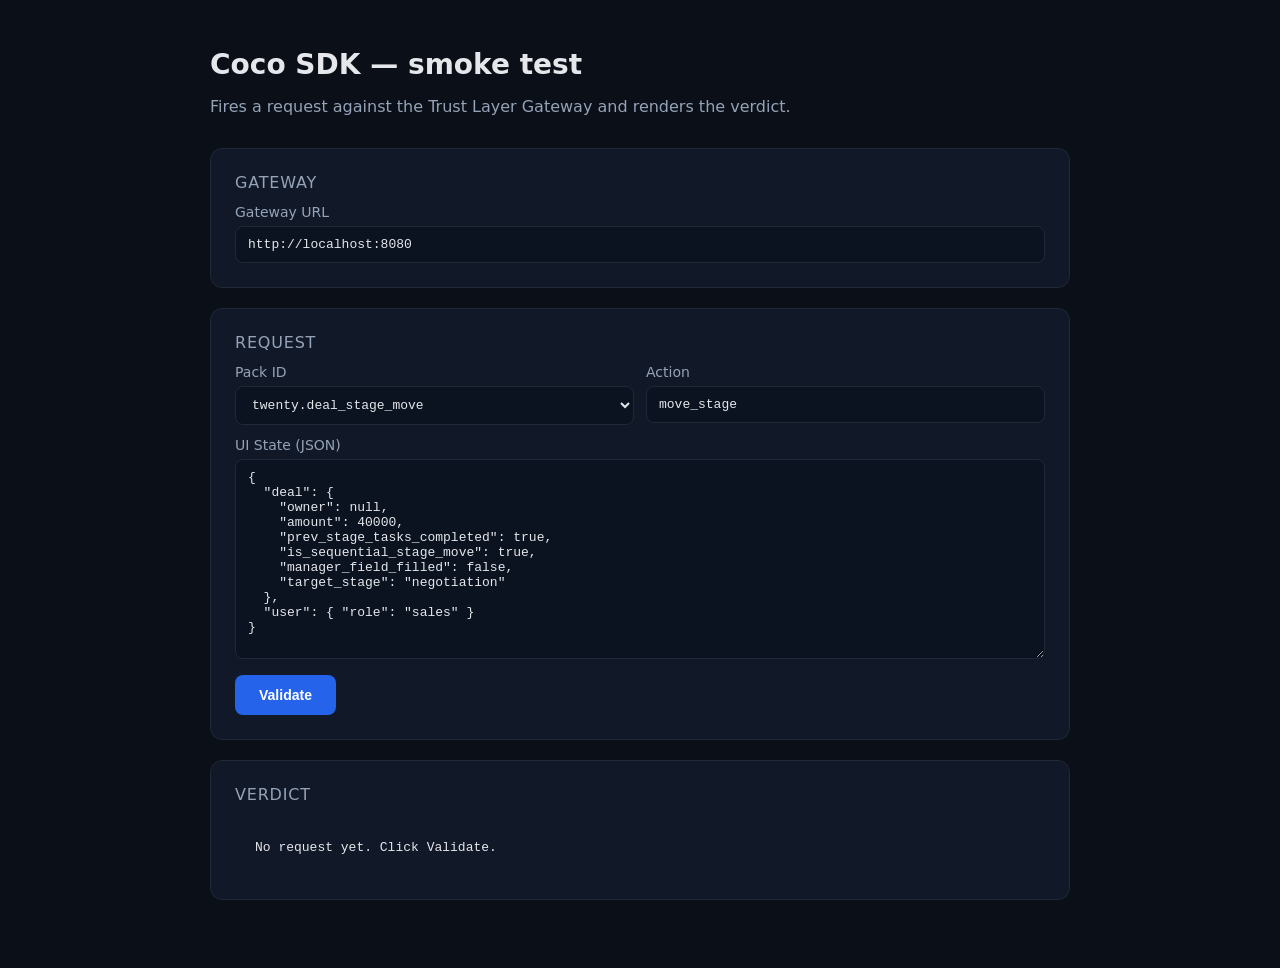
<file: frontend/index.html>
<!DOCTYPE html>
<html lang="en">
<head>
  <meta charset="UTF-8">
  <title>Coco SDK — browser smoke test</title>
  <style>
    :root {
      --bg: #0b0f17;
      --card: #111827;
      --border: #1f2937;
      --fg: #e5e7eb;
      --muted: #94a3b8;
      --allow: #16a34a;
      --block: #dc2626;
      --escalate: #eab308;
      --accent: #2563eb;
    }
    * { box-sizing: border-box; }
    body {
      margin: 0;
      font-family: -apple-system, BlinkMacSystemFont, "Segoe UI", system-ui, sans-serif;
      background: var(--bg);
      color: var(--fg);
      min-height: 100vh;
      display: flex;
      justify-content: center;
      padding: 48px 24px;
    }
    .container { max-width: 860px; width: 100%; }
    h1 { margin: 0 0 8px; font-size: 28px; }
    .subtitle { color: var(--muted); margin-bottom: 32px; }
    .card {
      background: var(--card);
      border: 1px solid var(--border);
      border-radius: 12px;
      padding: 24px;
      margin-bottom: 20px;
    }
    .card h2 { margin: 0 0 12px; font-size: 16px; color: var(--muted); font-weight: 500; text-transform: uppercase; letter-spacing: 0.05em; }
    label { display: block; font-size: 14px; color: var(--muted); margin-bottom: 6px; }
    input, select, textarea {
      width: 100%;
      padding: 10px 12px;
      background: #0b1220;
      border: 1px solid var(--border);
      color: var(--fg);
      border-radius: 8px;
      font-family: "SF Mono", Menlo, Consolas, monospace;
      font-size: 13px;
    }
    textarea { min-height: 200px; resize: vertical; }
    .row { display: grid; gap: 12px; grid-template-columns: 1fr 1fr; }
    button {
      background: var(--accent);
      color: white;
      border: none;
      padding: 12px 24px;
      border-radius: 8px;
      font-size: 14px;
      font-weight: 600;
      cursor: pointer;
      margin-top: 12px;
    }
    button:hover { filter: brightness(1.1); }
    .verdict {
      padding: 20px;
      border-radius: 8px;
      margin-top: 16px;
      font-family: "SF Mono", Menlo, Consolas, monospace;
      font-size: 13px;
      white-space: pre-wrap;
      word-break: break-word;
    }
    .verdict.ALLOW { background: rgba(22,163,74,0.15); border: 1px solid var(--allow); }
    .verdict.BLOCK { background: rgba(220,38,38,0.15); border: 1px solid var(--block); }
    .verdict.ESCALATE { background: rgba(234,179,8,0.15); border: 1px solid var(--escalate); }
    .verdict.ERROR { background: rgba(220,38,38,0.15); border: 1px solid var(--block); }
    .badge { display: inline-block; padding: 4px 10px; border-radius: 999px; font-weight: 700; margin-right: 8px; }
    .badge.ALLOW { background: var(--allow); color: #fff; }
    .badge.BLOCK { background: var(--block); color: #fff; }
    .badge.ESCALATE { background: var(--escalate); color: #000; }
  </style>
</head>
<body>
  <div class="container">
    <h1>Coco SDK — smoke test</h1>
    <p class="subtitle">Fires a request against the Trust Layer Gateway and renders the verdict.</p>

    <div class="card">
      <h2>Gateway</h2>
      <label for="gatewayUrl">Gateway URL</label>
      <input id="gatewayUrl" value="http://localhost:8080" />
    </div>

    <div class="card">
      <h2>Request</h2>
      <div class="row">
        <div>
          <label for="packId">Pack ID</label>
          <select id="packId">
            <option>twenty.deal_stage_move</option>
            <option>twenty.contact_delete</option>
            <option>twenty.opportunity_create</option>
            <option>twenty.bulk_email</option>
            <option>twenty.field_update</option>
          </select>
        </div>
        <div>
          <label for="action">Action</label>
          <input id="action" value="move_stage" />
        </div>
      </div>
      <label for="uiState" style="margin-top: 12px;">UI State (JSON)</label>
      <textarea id="uiState">{
  "deal": {
    "owner": null,
    "amount": 40000,
    "prev_stage_tasks_completed": true,
    "is_sequential_stage_move": true,
    "manager_field_filled": false,
    "target_stage": "negotiation"
  },
  "user": { "role": "sales" }
}</textarea>
      <button id="runBtn">Validate</button>
    </div>

    <div class="card">
      <h2>Verdict</h2>
      <div id="verdict" class="verdict">No request yet. Click Validate.</div>
    </div>
  </div>

  <script src="coco-sdk.js"></script>
  <script>
    const $ = (id) => document.getElementById(id);
    const verdictEl = $("verdict");

    async function run() {
      const gatewayUrl = $("gatewayUrl").value.trim();
      const packId = $("packId").value.trim();
      const action = $("action").value.trim();
      let uiState;
      try {
        uiState = JSON.parse($("uiState").value);
      } catch (e) {
        verdictEl.className = "verdict ERROR";
        verdictEl.textContent = "Invalid JSON in UI state: " + e.message;
        return;
      }
      try {
        Coco.reset();
        Coco.init({ gatewayUrl, appId: "twenty" });
        const decision = await Coco.validate(action, uiState, packId, "pre");
        verdictEl.className = "verdict " + decision.verdict;
        verdictEl.innerHTML =
          '<span class="badge ' + decision.verdict + '">' + decision.verdict + '</span>' +
          decision.primary_reason + "\n\n" +
          JSON.stringify(decision, null, 2);
      } catch (e) {
        verdictEl.className = "verdict ERROR";
        verdictEl.textContent = "Request failed: " + e.message;
      }
    }

    $("runBtn").addEventListener("click", run);
  </script>
</body>
</html>
</file>
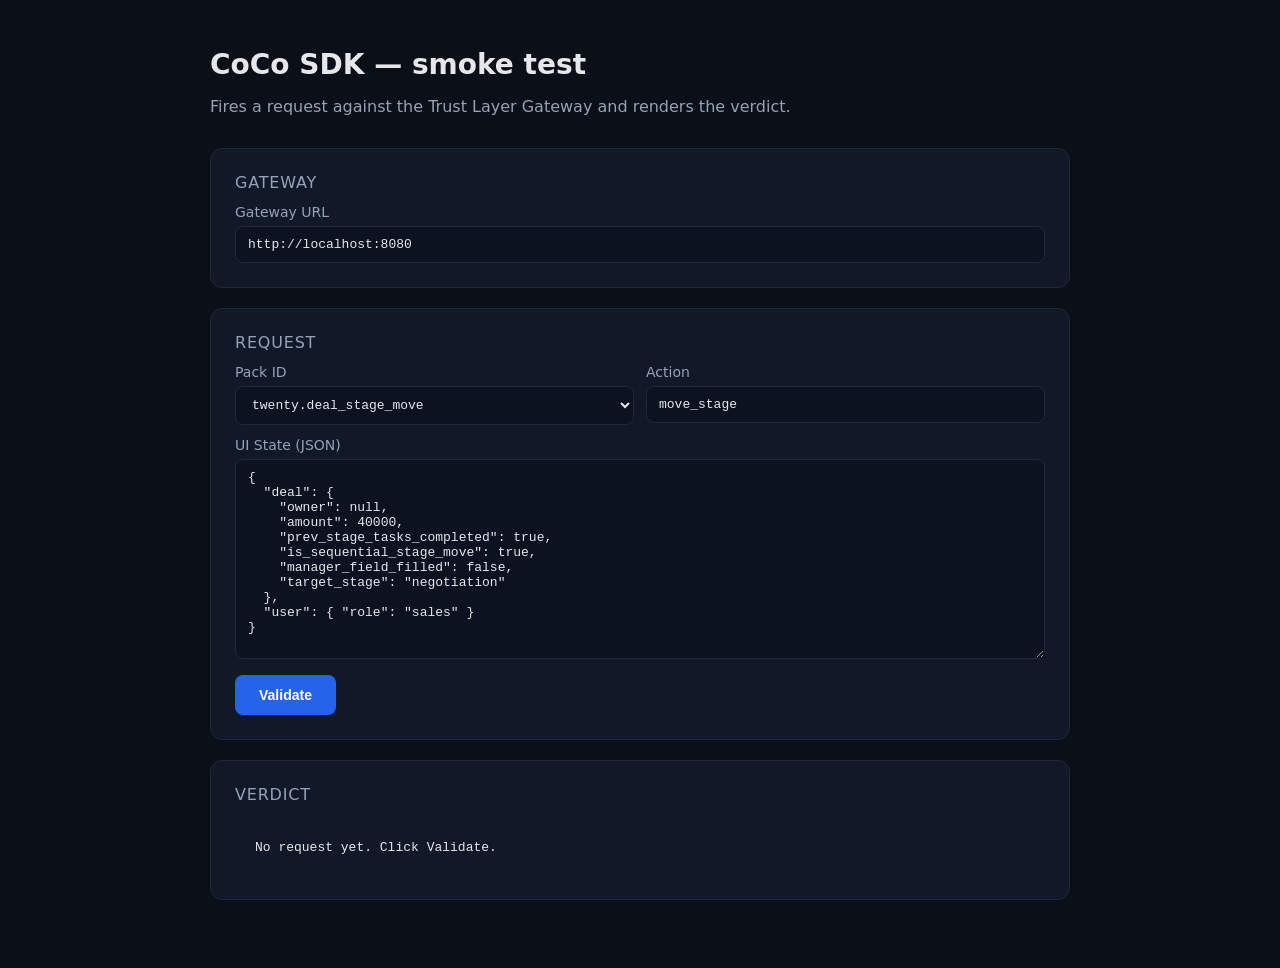
<file: frontend/example.html>
<!DOCTYPE html>
<html lang="en">
<head>
  <meta charset="UTF-8">
  <title>CoCo SDK — browser smoke test</title>
  <style>
    :root {
      --bg: #0b0f17;
      --card: #111827;
      --border: #1f2937;
      --fg: #e5e7eb;
      --muted: #94a3b8;
      --allow: #16a34a;
      --block: #dc2626;
      --escalate: #eab308;
      --accent: #2563eb;
    }
    * { box-sizing: border-box; }
    body {
      margin: 0;
      font-family: -apple-system, BlinkMacSystemFont, "Segoe UI", system-ui, sans-serif;
      background: var(--bg);
      color: var(--fg);
      min-height: 100vh;
      display: flex;
      justify-content: center;
      padding: 48px 24px;
    }
    .container { max-width: 860px; width: 100%; }
    h1 { margin: 0 0 8px; font-size: 28px; }
    .subtitle { color: var(--muted); margin-bottom: 32px; }
    .card {
      background: var(--card);
      border: 1px solid var(--border);
      border-radius: 12px;
      padding: 24px;
      margin-bottom: 20px;
    }
    .card h2 { margin: 0 0 12px; font-size: 16px; color: var(--muted); font-weight: 500; text-transform: uppercase; letter-spacing: 0.05em; }
    label { display: block; font-size: 14px; color: var(--muted); margin-bottom: 6px; }
    input, select, textarea {
      width: 100%;
      padding: 10px 12px;
      background: #0b1220;
      border: 1px solid var(--border);
      color: var(--fg);
      border-radius: 8px;
      font-family: "SF Mono", Menlo, Consolas, monospace;
      font-size: 13px;
    }
    textarea { min-height: 200px; resize: vertical; }
    .row { display: grid; gap: 12px; grid-template-columns: 1fr 1fr; }
    button {
      background: var(--accent);
      color: white;
      border: none;
      padding: 12px 24px;
      border-radius: 8px;
      font-size: 14px;
      font-weight: 600;
      cursor: pointer;
      margin-top: 12px;
    }
    button:hover { filter: brightness(1.1); }
    .verdict {
      padding: 20px;
      border-radius: 8px;
      margin-top: 16px;
      font-family: "SF Mono", Menlo, Consolas, monospace;
      font-size: 13px;
      white-space: pre-wrap;
      word-break: break-word;
    }
    .verdict.ALLOW { background: rgba(22,163,74,0.15); border: 1px solid var(--allow); }
    .verdict.BLOCK { background: rgba(220,38,38,0.15); border: 1px solid var(--block); }
    .verdict.ESCALATE { background: rgba(234,179,8,0.15); border: 1px solid var(--escalate); }
    .verdict.ERROR { background: rgba(220,38,38,0.15); border: 1px solid var(--block); }
    .badge { display: inline-block; padding: 4px 10px; border-radius: 999px; font-weight: 700; margin-right: 8px; }
    .badge.ALLOW { background: var(--allow); color: #fff; }
    .badge.BLOCK { background: var(--block); color: #fff; }
    .badge.ESCALATE { background: var(--escalate); color: #000; }
  </style>
</head>
<body>
  <div class="container">
    <h1>CoCo SDK — smoke test</h1>
    <p class="subtitle">Fires a request against the Trust Layer Gateway and renders the verdict.</p>

    <div class="card">
      <h2>Gateway</h2>
      <label for="gatewayUrl">Gateway URL</label>
      <input id="gatewayUrl" value="http://localhost:8080" />
    </div>

    <div class="card">
      <h2>Request</h2>
      <div class="row">
        <div>
          <label for="packId">Pack ID</label>
          <select id="packId">
            <option>twenty.deal_stage_move</option>
            <option>twenty.contact_delete</option>
            <option>twenty.opportunity_create</option>
            <option>twenty.bulk_email</option>
            <option>twenty.field_update</option>
          </select>
        </div>
        <div>
          <label for="action">Action</label>
          <input id="action" value="move_stage" />
        </div>
      </div>
      <label for="uiState" style="margin-top: 12px;">UI State (JSON)</label>
      <textarea id="uiState">{
  "deal": {
    "owner": null,
    "amount": 40000,
    "prev_stage_tasks_completed": true,
    "is_sequential_stage_move": true,
    "manager_field_filled": false,
    "target_stage": "negotiation"
  },
  "user": { "role": "sales" }
}</textarea>
      <button id="runBtn">Validate</button>
    </div>

    <div class="card">
      <h2>Verdict</h2>
      <div id="verdict" class="verdict">No request yet. Click Validate.</div>
    </div>
  </div>

  <script src="coco-sdk.js"></script>
  <script>
    const $ = (id) => document.getElementById(id);
    const verdictEl = $("verdict");

    async function run() {
      const gatewayUrl = $("gatewayUrl").value.trim();
      const packId = $("packId").value.trim();
      const action = $("action").value.trim();
      let uiState;
      try {
        uiState = JSON.parse($("uiState").value);
      } catch (e) {
        verdictEl.className = "verdict ERROR";
        verdictEl.textContent = "Invalid JSON in UI state: " + e.message;
        return;
      }
      try {
        CoCo.reset();
        CoCo.init({ gatewayUrl, appId: "twenty" });
        const decision = await CoCo.validate(action, uiState, packId, "pre");
        verdictEl.className = "verdict " + decision.verdict;
        verdictEl.innerHTML =
          '<span class="badge ' + decision.verdict + '">' + decision.verdict + '</span>' +
          decision.primary_reason + "\n\n" +
          JSON.stringify(decision, null, 2);
      } catch (e) {
        verdictEl.className = "verdict ERROR";
        verdictEl.textContent = "Request failed: " + e.message;
      }
    }

    $("runBtn").addEventListener("click", run);
  </script>
</body>
</html>
</file>
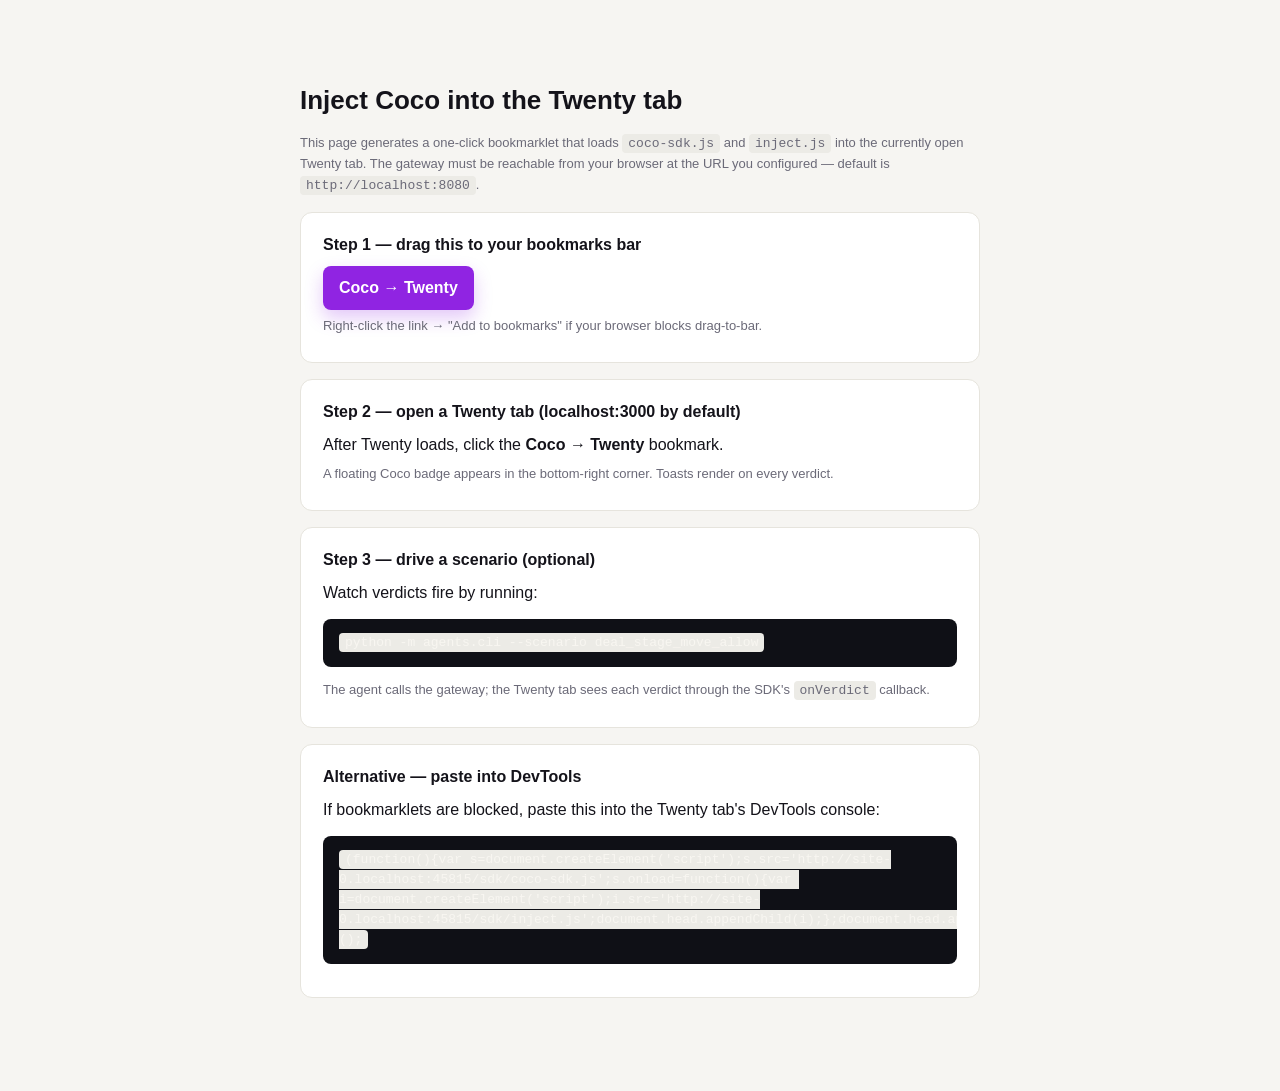
<file: scripts/inject_bookmarklet.html>
<!DOCTYPE html>
<html lang="en">
<head>
  <meta charset="UTF-8" />
  <title>Coco — Inject SDK into Twenty</title>
  <style>
    :root { color-scheme: light; }
    body {
      font-family: -apple-system, BlinkMacSystemFont, "Inter", Segoe UI, Roboto, sans-serif;
      background: #f6f5f2;
      color: #14131a;
      max-width: 680px;
      margin: 48px auto;
      padding: 32px;
      line-height: 1.55;
    }
    h1 { margin: 0 0 10px; font-size: 26px; }
    code, pre {
      font-family: "JetBrains Mono", ui-monospace, monospace;
      background: #ecebe6;
      padding: 2px 6px;
      border-radius: 4px;
      font-size: 13px;
    }
    pre {
      padding: 14px 16px;
      background: #0f1016;
      color: #f8f6f1;
      border-radius: 8px;
      overflow-x: auto;
      white-space: pre-wrap;
    }
    .bookmarklet {
      display: inline-block;
      padding: 10px 16px;
      background: #9024e2;
      color: #fff;
      border-radius: 8px;
      font-weight: 700;
      text-decoration: none;
      box-shadow: 0 8px 18px rgba(144, 36, 226, 0.25);
    }
    .step {
      border: 1px solid #e6e4dd;
      background: #fff;
      border-radius: 12px;
      padding: 20px 22px;
      margin: 16px 0;
    }
    .step h3 { margin: 0 0 8px; font-size: 16px; }
    .step p { margin: 6px 0; }
    .muted { color: #6b6a78; font-size: 13px; }
  </style>
</head>
<body>
  <h1>Inject Coco into the Twenty tab</h1>
  <p class="muted">
    This page generates a one-click bookmarklet that loads
    <code>coco-sdk.js</code> and <code>inject.js</code> into the
    currently open Twenty tab. The gateway must be reachable from your
    browser at the URL you configured — default is
    <code>http://localhost:8080</code>.
  </p>

  <div class="step">
    <h3>Step 1 — drag this to your bookmarks bar</h3>
    <p>
      <a
        id="bookmarklet"
        class="bookmarklet"
        href="javascript:void(0)"
        title="Drag me to the bookmarks bar"
      >Coco → Twenty</a>
    </p>
    <p class="muted">Right-click the link → "Add to bookmarks" if your browser blocks drag-to-bar.</p>
  </div>

  <div class="step">
    <h3>Step 2 — open a Twenty tab (localhost:3000 by default)</h3>
    <p>After Twenty loads, click the <strong>Coco → Twenty</strong> bookmark.</p>
    <p class="muted">A floating Coco badge appears in the bottom-right corner. Toasts render on every verdict.</p>
  </div>

  <div class="step">
    <h3>Step 3 — drive a scenario (optional)</h3>
    <p>Watch verdicts fire by running:</p>
    <pre><code>python -m agents.cli --scenario deal_stage_move_allow</code></pre>
    <p class="muted">The agent calls the gateway; the Twenty tab sees each verdict through the SDK's <code>onVerdict</code> callback.</p>
  </div>

  <div class="step">
    <h3>Alternative — paste into DevTools</h3>
    <p>If bookmarklets are blocked, paste this into the Twenty tab's DevTools console:</p>
    <pre><code id="console-snippet">var s=document.createElement('script');s.src='http://localhost:8080/sdk/coco-sdk.js';s.onload=function(){var i=document.createElement('script');i.src='http://localhost:8080/sdk/inject.js';document.head.appendChild(i);};document.head.appendChild(s);</code></pre>
  </div>

  <script>
    // Build the bookmarklet URI dynamically so the gateway origin
    // matches where this file is served from.
    (function () {
      var gw = window.location.origin || "http://localhost:8080";
      var snippet =
        "(function(){var s=document.createElement('script');" +
        "s.src='" + gw + "/sdk/coco-sdk.js';" +
        "s.onload=function(){var i=document.createElement('script');" +
        "i.src='" + gw + "/sdk/inject.js';document.head.appendChild(i);};" +
        "document.head.appendChild(s);})();";
      var href = "javascript:" + encodeURIComponent(snippet);
      var link = document.getElementById("bookmarklet");
      link.href = href;
      var console = document.getElementById("console-snippet");
      console.textContent = snippet;
    })();
  </script>
</body>
</html>
</file>
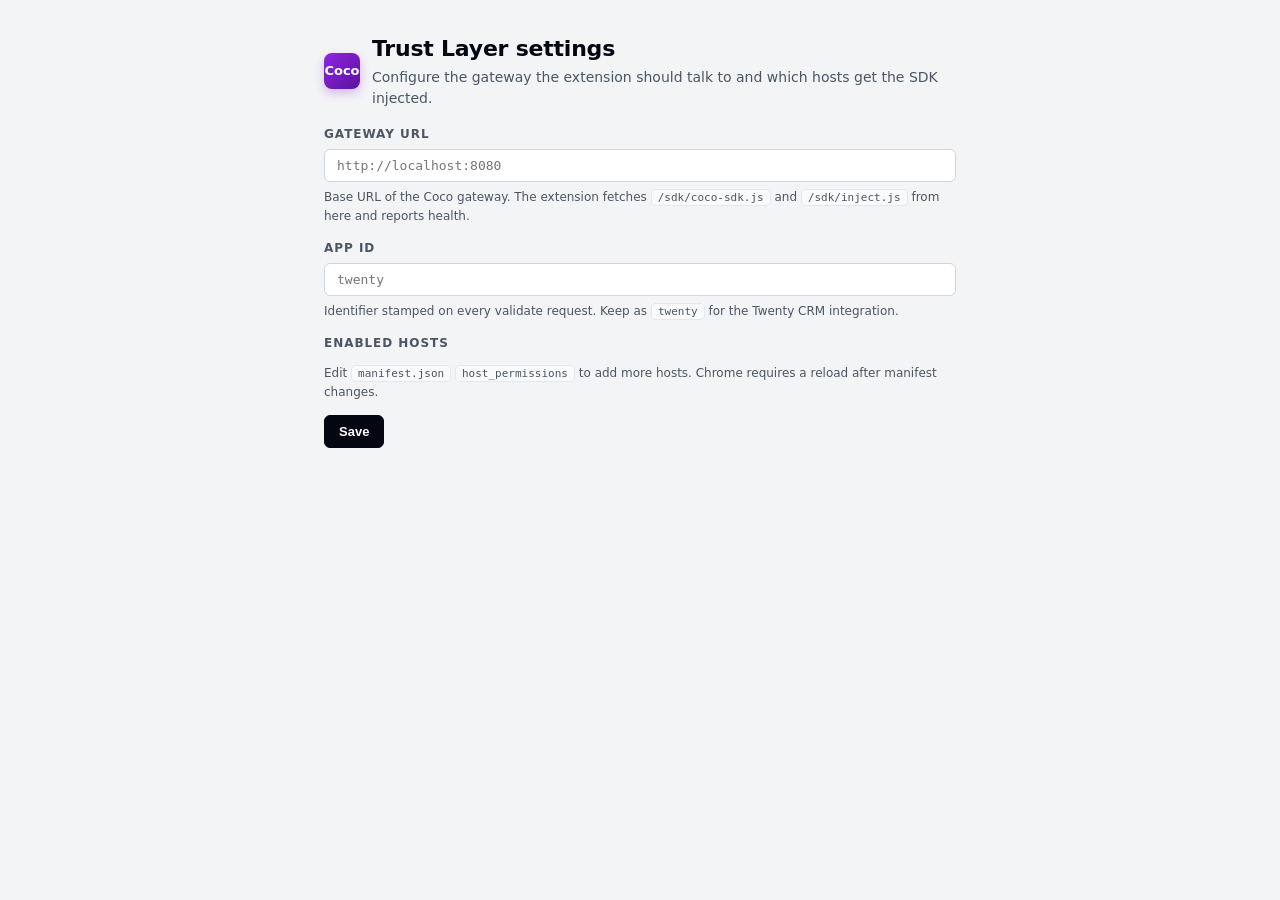
<file: browser-extension/src/options.html>
<!DOCTYPE html>
<html lang="en">
  <head>
    <meta charset="UTF-8" />
    <title>Coco Trust Layer — Settings</title>
    <link rel="stylesheet" href="styles.css" />
  </head>
  <body class="options">
    <header class="options-header">
      <div class="brand-mark">Coco</div>
      <div>
        <h1>Trust Layer settings</h1>
        <p>Configure the gateway the extension should talk to and which hosts get the SDK injected.</p>
      </div>
    </header>

    <section class="field">
      <label for="gateway-url">Gateway URL</label>
      <input id="gateway-url" type="url" placeholder="http://localhost:8080" />
      <p class="field-help">Base URL of the Coco gateway. The extension fetches <code>/sdk/coco-sdk.js</code> and <code>/sdk/inject.js</code> from here and reports health.</p>
    </section>

    <section class="field">
      <label for="app-id">App ID</label>
      <input id="app-id" type="text" placeholder="twenty" />
      <p class="field-help">Identifier stamped on every validate request. Keep as <code>twenty</code> for the Twenty CRM integration.</p>
    </section>

    <section class="field">
      <label>Enabled hosts</label>
      <ul class="host-list" id="host-list"></ul>
      <p class="field-help">Edit <code>manifest.json</code> <code>host_permissions</code> to add more hosts. Chrome requires a reload after manifest changes.</p>
    </section>

    <footer class="options-actions">
      <button id="save" class="btn btn-primary">Save</button>
      <span id="save-status" class="save-status"></span>
    </footer>

    <script src="options.js"></script>
  </body>
</html>
</file>
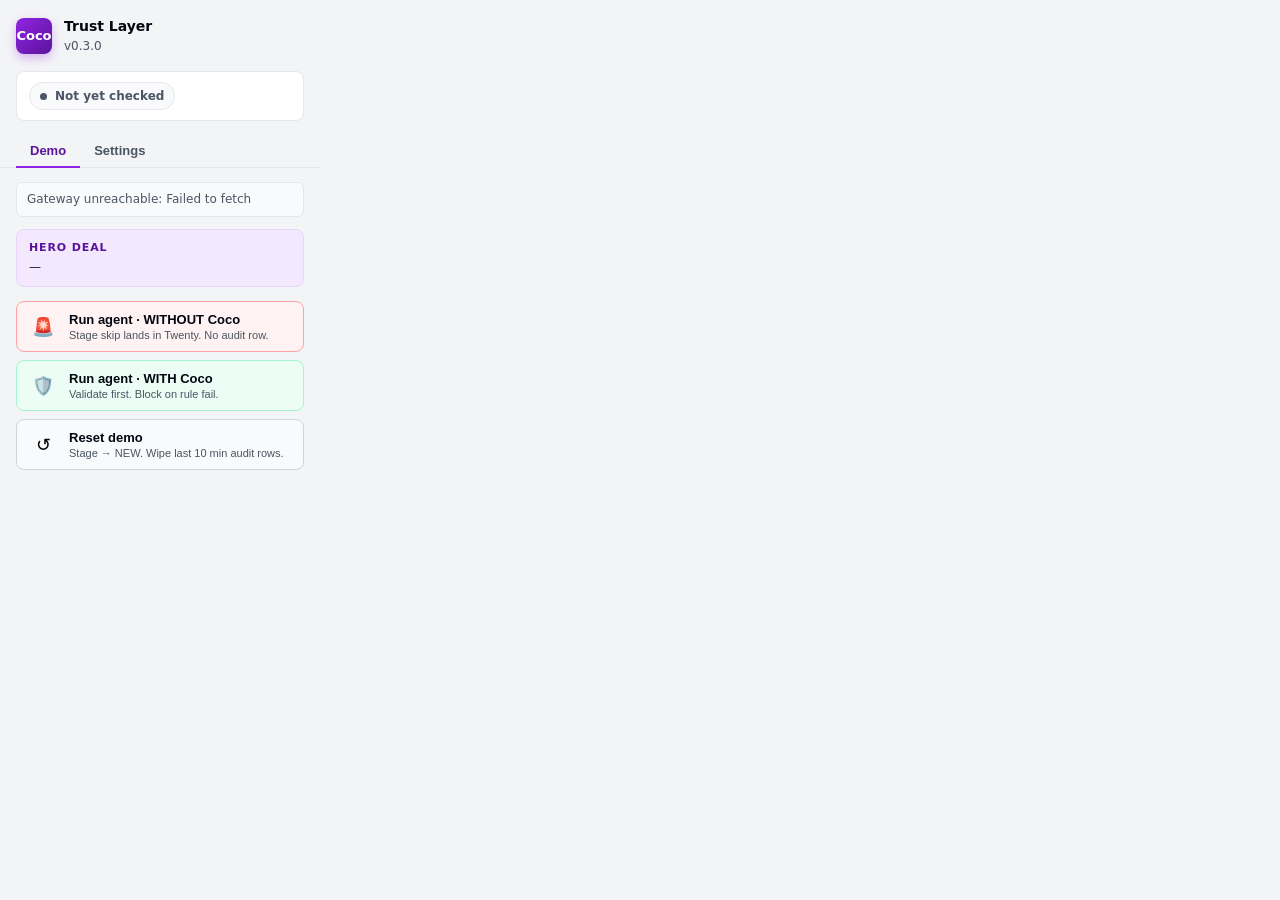
<file: browser-extension/src/popup.html>
<!DOCTYPE html>
<html lang="en">
  <head>
    <meta charset="UTF-8" />
    <title>Coco Trust Layer</title>
    <link rel="stylesheet" href="styles.css" />
  </head>
  <body class="popup">
    <header class="popup-header">
      <div class="brand-mark">Coco</div>
      <div>
        <div class="brand-title">Trust Layer</div>
        <div class="brand-sub" id="popup-version">v0.3.0</div>
      </div>
    </header>

    <div class="popup-status">
      <span class="status-pill" id="status-pill">
        <span class="status-dot"></span>
        <span id="status-text">Checking…</span>
      </span>
      <span class="packs-loaded" id="packs-loaded"></span>
    </div>

    <nav class="tabs" role="tablist">
      <button class="tab active" data-tab="demo" role="tab" type="button">Demo</button>
      <button class="tab" data-tab="settings" role="tab" type="button">Settings</button>
    </nav>

    <section class="tab-panel active" id="tab-demo">
      <div class="demo-headline" id="demo-status-line">Checking demo gateway…</div>

      <div class="demo-deal">
        <div class="demo-deal-label">Hero deal</div>
        <div class="demo-deal-stage" id="demo-deal-stage">—</div>
      </div>

      <div class="demo-actions">
        <button class="demo-btn demo-btn-danger" id="btn-no-coco" type="button">
          <span class="demo-btn-icon">🚨</span>
          <span class="demo-btn-body">
            <strong>Run agent · WITHOUT Coco</strong>
            <small>Stage skip lands in Twenty. No audit row.</small>
          </span>
        </button>

        <button class="demo-btn demo-btn-shield" id="btn-with-coco" type="button">
          <span class="demo-btn-icon">🛡️</span>
          <span class="demo-btn-body">
            <strong>Run agent · WITH Coco</strong>
            <small>Validate first. Block on rule fail.</small>
          </span>
        </button>

        <button class="demo-btn demo-btn-reset" id="btn-reset" type="button">
          <span class="demo-btn-icon">↺</span>
          <span class="demo-btn-body">
            <strong>Reset demo</strong>
            <small>Stage → NEW. Wipe last 10 min audit rows.</small>
          </span>
        </button>
      </div>

      <div class="demo-log" id="demo-log" aria-live="polite"></div>
    </section>

    <section class="tab-panel" id="tab-settings">
      <div class="field">
        <label for="gateway-url">Gateway URL</label>
        <input id="gateway-url" type="url" placeholder="http://localhost:8080" />
      </div>

      <div class="field">
        <label for="app-id">App ID</label>
        <input id="app-id" type="text" placeholder="twenty" />
      </div>

      <div class="toggle-row">
        <label class="toggle">
          <input id="enabled" type="checkbox" />
          <span>Enabled on Twenty tabs</span>
        </label>
      </div>

      <footer class="popup-actions">
        <button id="save" class="btn btn-primary" type="button">Save</button>
        <button id="refresh" class="btn btn-ghost" type="button">Recheck</button>
        <a id="open-dashboard" class="btn btn-ghost" href="#" target="_blank">Dashboard</a>
      </footer>

      <div class="popup-footnote">
        The SDK is injected fresh on every tab load from the gateway above.
      </div>
    </section>

    <script src="popup.js"></script>
  </body>
</html>
</file>
<file: browser-extension/src/styles.css>
/* Coco browser extension — popup + options shared styles. */

:root {
  --bg: #f3f4f6;
  --surface: #ffffff;
  --surface-2: #f9fafb;
  --ink: #030712;
  --ink-2: #111827;
  --muted: #4b5563;
  --line: #e5e7eb;
  --line-strong: #d1d5db;
  --accent: #9024e2;
  --accent-soft: #f3e8fd;
  --accent-ink: #5a149c;
  --green: #047857;
  --green-soft: #d1fae5;
  --red: #dc2626;
  --red-soft: #fee2e2;
  --amber: #d97706;
  --amber-soft: #fef3c7;
  --shadow-sm: 0 1px 2px rgba(0, 0, 0, 0.05);
  --shadow-md: 0 2px 8px rgba(0, 0, 0, 0.08);
  --radius-sm: 6px;
  --radius-md: 8px;
}

* {
  box-sizing: border-box;
}

body {
  font-family: "Inter", -apple-system, system-ui, sans-serif;
  background: var(--bg);
  color: var(--ink);
  margin: 0;
  line-height: 1.5;
}

.popup {
  width: 320px;
  padding: 16px;
}

.options {
  max-width: 680px;
  margin: 0 auto;
  padding: 32px 24px 80px;
}

.popup-header,
.options-header {
  display: flex;
  align-items: center;
  gap: 12px;
  margin-bottom: 16px;
}

.options-header h1 {
  margin: 0 0 2px;
  font-size: 22px;
  font-weight: 600;
  letter-spacing: -0.01em;
}

.options-header p {
  margin: 0;
  color: var(--muted);
  font-size: 14px;
}

.brand-mark {
  width: 36px;
  height: 36px;
  border-radius: var(--radius-md);
  background: linear-gradient(135deg, #9024e2 0%, #5a149c 100%);
  color: #fff;
  font-weight: 700;
  font-size: 13px;
  display: grid;
  place-items: center;
  box-shadow: 0 4px 10px rgba(144, 36, 226, 0.3);
  flex-shrink: 0;
}

.brand-title {
  font-weight: 600;
  font-size: 14px;
  color: var(--ink);
}

.brand-sub {
  font-size: 12px;
  color: var(--muted);
}

.popup-status {
  display: flex;
  align-items: center;
  justify-content: space-between;
  padding: 10px 12px;
  background: var(--surface);
  border: 1px solid var(--line);
  border-radius: var(--radius-md);
  margin-bottom: 14px;
}

.status-pill {
  display: inline-flex;
  align-items: center;
  gap: 8px;
  padding: 4px 10px;
  border-radius: 999px;
  font-size: 12px;
  font-weight: 600;
  background: var(--surface-2);
  color: var(--muted);
  border: 1px solid var(--line);
}

.status-pill[data-state="ok"] {
  background: var(--green-soft);
  color: var(--green);
  border-color: #a7f3d0;
}
.status-pill[data-state="warn"] {
  background: var(--amber-soft);
  color: var(--amber);
  border-color: #fde68a;
}
.status-pill[data-state="err"] {
  background: var(--red-soft);
  color: var(--red);
  border-color: #fca5a5;
}
.status-pill[data-state="off"] {
  background: var(--surface-2);
  color: var(--muted);
}

.status-dot {
  width: 7px;
  height: 7px;
  border-radius: 50%;
  background: currentColor;
}

.packs-loaded {
  font-size: 12px;
  color: var(--muted);
}

.field {
  margin-bottom: 14px;
  display: flex;
  flex-direction: column;
  gap: 6px;
}

.field label {
  font-size: 12px;
  text-transform: uppercase;
  letter-spacing: 0.08em;
  color: var(--muted);
  font-weight: 600;
}

.field input {
  padding: 8px 12px;
  border: 1px solid var(--line-strong);
  border-radius: var(--radius-sm);
  font: 13px "JetBrains Mono", monospace;
  background: var(--surface);
  color: var(--ink);
}

.field input:focus {
  outline: none;
  border-color: var(--accent);
  box-shadow: 0 0 0 3px var(--accent-soft);
}

.field-help {
  margin: 0;
  font-size: 12px;
  color: var(--muted);
}

.field-help code {
  background: var(--surface-2);
  padding: 1px 6px;
  border-radius: 4px;
  border: 1px solid var(--line);
  font-family: "JetBrains Mono", monospace;
  font-size: 11px;
}

.toggle-row {
  margin-bottom: 14px;
}

.toggle {
  display: inline-flex;
  align-items: center;
  gap: 8px;
  font-size: 13px;
  color: var(--ink-2);
  cursor: pointer;
}

.popup-actions,
.options-actions {
  display: flex;
  gap: 8px;
  align-items: center;
}

.btn {
  display: inline-flex;
  align-items: center;
  gap: 6px;
  padding: 8px 14px;
  border-radius: var(--radius-sm);
  border: 1px solid var(--line-strong);
  background: var(--surface);
  color: var(--ink);
  font: 600 13px "Inter", sans-serif;
  cursor: pointer;
  text-decoration: none;
  transition: border-color 0.12s ease, box-shadow 0.12s ease;
}

.btn:hover {
  border-color: var(--ink);
  box-shadow: var(--shadow-sm);
}

.btn-primary {
  background: var(--ink);
  color: #fff;
  border-color: var(--ink);
}

.btn-primary:hover {
  background: #000;
  border-color: #000;
}

.btn-ghost {
  background: transparent;
}

.popup-footnote {
  margin-top: 14px;
  font-size: 12px;
  color: var(--muted);
  line-height: 1.5;
}

.host-list {
  margin: 0;
  padding: 0;
  list-style: none;
  display: flex;
  flex-direction: column;
  gap: 4px;
}

.host-list li {
  padding: 6px 10px;
  background: var(--surface);
  border: 1px solid var(--line);
  border-radius: var(--radius-sm);
  font: 12px "JetBrains Mono", monospace;
  color: var(--ink-2);
}

.save-status {
  font-size: 13px;
  color: var(--green);
  font-weight: 500;
}

/* --- Tabs ----------------------------------------------------------- */

.tabs {
  display: flex;
  gap: 0;
  margin: 0 -16px 14px;
  padding: 0 16px;
  border-bottom: 1px solid var(--line);
}

.tab {
  background: transparent;
  border: none;
  border-bottom: 2px solid transparent;
  margin-bottom: -1px;
  padding: 8px 14px;
  font: 600 13px "Inter", sans-serif;
  color: var(--muted);
  cursor: pointer;
}

.tab.active {
  color: var(--accent-ink);
  border-bottom-color: var(--accent);
}

.tab-panel {
  display: none;
}

.tab-panel.active {
  display: block;
}

/* --- Demo panel ----------------------------------------------------- */

.demo-headline {
  font-size: 12px;
  color: var(--muted);
  background: var(--surface-2);
  border: 1px solid var(--line);
  border-radius: var(--radius-sm);
  padding: 8px 10px;
  margin-bottom: 12px;
  line-height: 1.4;
}

.demo-headline code {
  background: #fff;
  border: 1px solid var(--line);
  border-radius: 4px;
  padding: 1px 5px;
  font-size: 11px;
  font-family: "JetBrains Mono", monospace;
}

.demo-deal {
  display: flex;
  flex-direction: column;
  gap: 2px;
  padding: 10px 12px;
  background: var(--accent-soft);
  border: 1px solid #e9d5fa;
  border-radius: var(--radius-md);
  margin-bottom: 14px;
}

.demo-deal-label {
  font-size: 11px;
  text-transform: uppercase;
  letter-spacing: 0.08em;
  font-weight: 600;
  color: var(--accent-ink);
}

.demo-deal-stage {
  font-size: 12px;
  color: var(--ink-2);
  word-wrap: break-word;
}

.demo-actions {
  display: flex;
  flex-direction: column;
  gap: 8px;
  margin-bottom: 14px;
}

.demo-btn {
  display: flex;
  align-items: stretch;
  gap: 12px;
  padding: 10px 12px;
  background: var(--surface);
  border: 1px solid var(--line-strong);
  border-radius: var(--radius-md);
  cursor: pointer;
  text-align: left;
  font-family: "Inter", sans-serif;
  transition: transform 0.08s ease, box-shadow 0.12s ease, border-color 0.12s ease;
}

.demo-btn:hover:not(:disabled) {
  border-color: var(--ink-2);
  box-shadow: var(--shadow-md);
  transform: translateY(-1px);
}

.demo-btn:disabled {
  opacity: 0.5;
  cursor: not-allowed;
}

.demo-btn-icon {
  width: 28px;
  font-size: 18px;
  display: grid;
  place-items: center;
  flex-shrink: 0;
}

.demo-btn-body {
  display: flex;
  flex-direction: column;
  gap: 2px;
  min-width: 0;
}

.demo-btn-body strong {
  font-size: 13px;
  font-weight: 700;
  color: var(--ink);
}

.demo-btn-body small {
  font-size: 11px;
  color: var(--muted);
}

.demo-btn-danger {
  border-color: #fca5a5;
  background: #fef2f2;
}

.demo-btn-danger:hover:not(:disabled) {
  border-color: var(--red);
}

.demo-btn-shield {
  border-color: #a7f3d0;
  background: #ecfdf5;
}

.demo-btn-shield:hover:not(:disabled) {
  border-color: var(--green);
}

.demo-btn-reset {
  border-color: var(--line-strong);
  background: var(--surface-2);
}

/* --- Demo log ------------------------------------------------------- */

.demo-log {
  display: flex;
  flex-direction: column;
  gap: 4px;
  max-height: 140px;
  overflow-y: auto;
}

.log-line {
  font: 11px "JetBrains Mono", monospace;
  padding: 6px 10px;
  border-radius: 4px;
  background: var(--surface-2);
  border: 1px solid var(--line);
  color: var(--ink-2);
  word-wrap: break-word;
}

.log-line.log-ok {
  background: var(--green-soft);
  border-color: #a7f3d0;
  color: var(--green);
}

.log-line.log-warn {
  background: var(--amber-soft);
  border-color: #fde68a;
  color: var(--amber);
}

.log-line.log-err {
  background: var(--red-soft);
  border-color: #fca5a5;
  color: var(--red);
}
</file>
